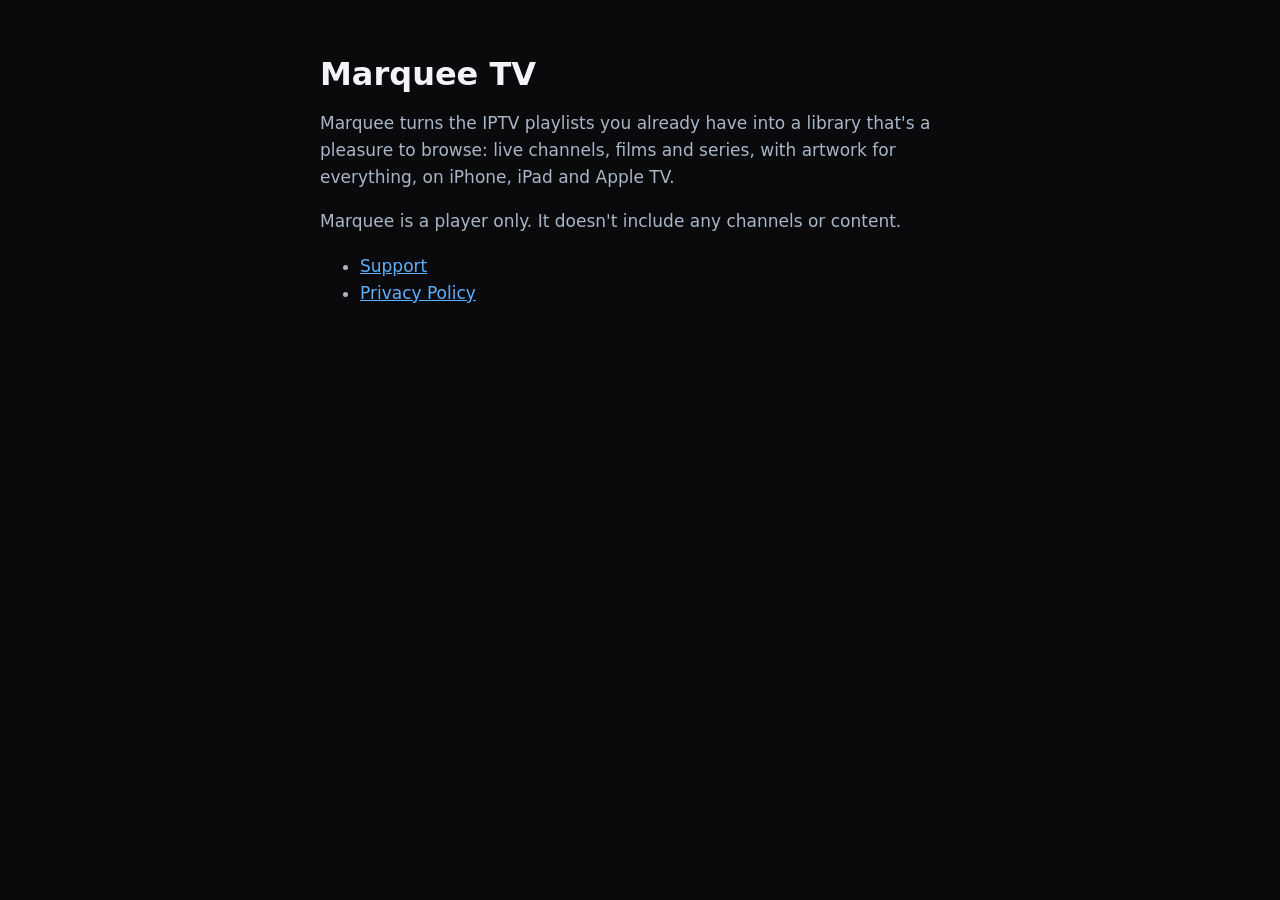
<file: index.html>
<!doctype html>
<html lang="en-GB">
<head>
<meta charset="utf-8">
<meta name="viewport" content="width=device-width, initial-scale=1">
<title>Marquee TV</title>
<meta name="description" content="Marquee turns your IPTV playlists into a beautiful library of live channels, films and series on iPhone, iPad and Apple TV.">
<link rel="stylesheet" href="style.css">
</head>
<body>
<main>
<h1>Marquee TV</h1>
<p>Marquee turns the IPTV playlists you already have into a library that's a pleasure to browse: live channels, films and series, with artwork for everything, on iPhone, iPad and Apple TV.</p>
<p>Marquee is a player only. It doesn't include any channels or content.</p>
<ul>
<li><a href="support.html">Support</a></li>
<li><a href="privacy.html">Privacy Policy</a></li>
</ul>
</main>
</body>
</html>
</file>
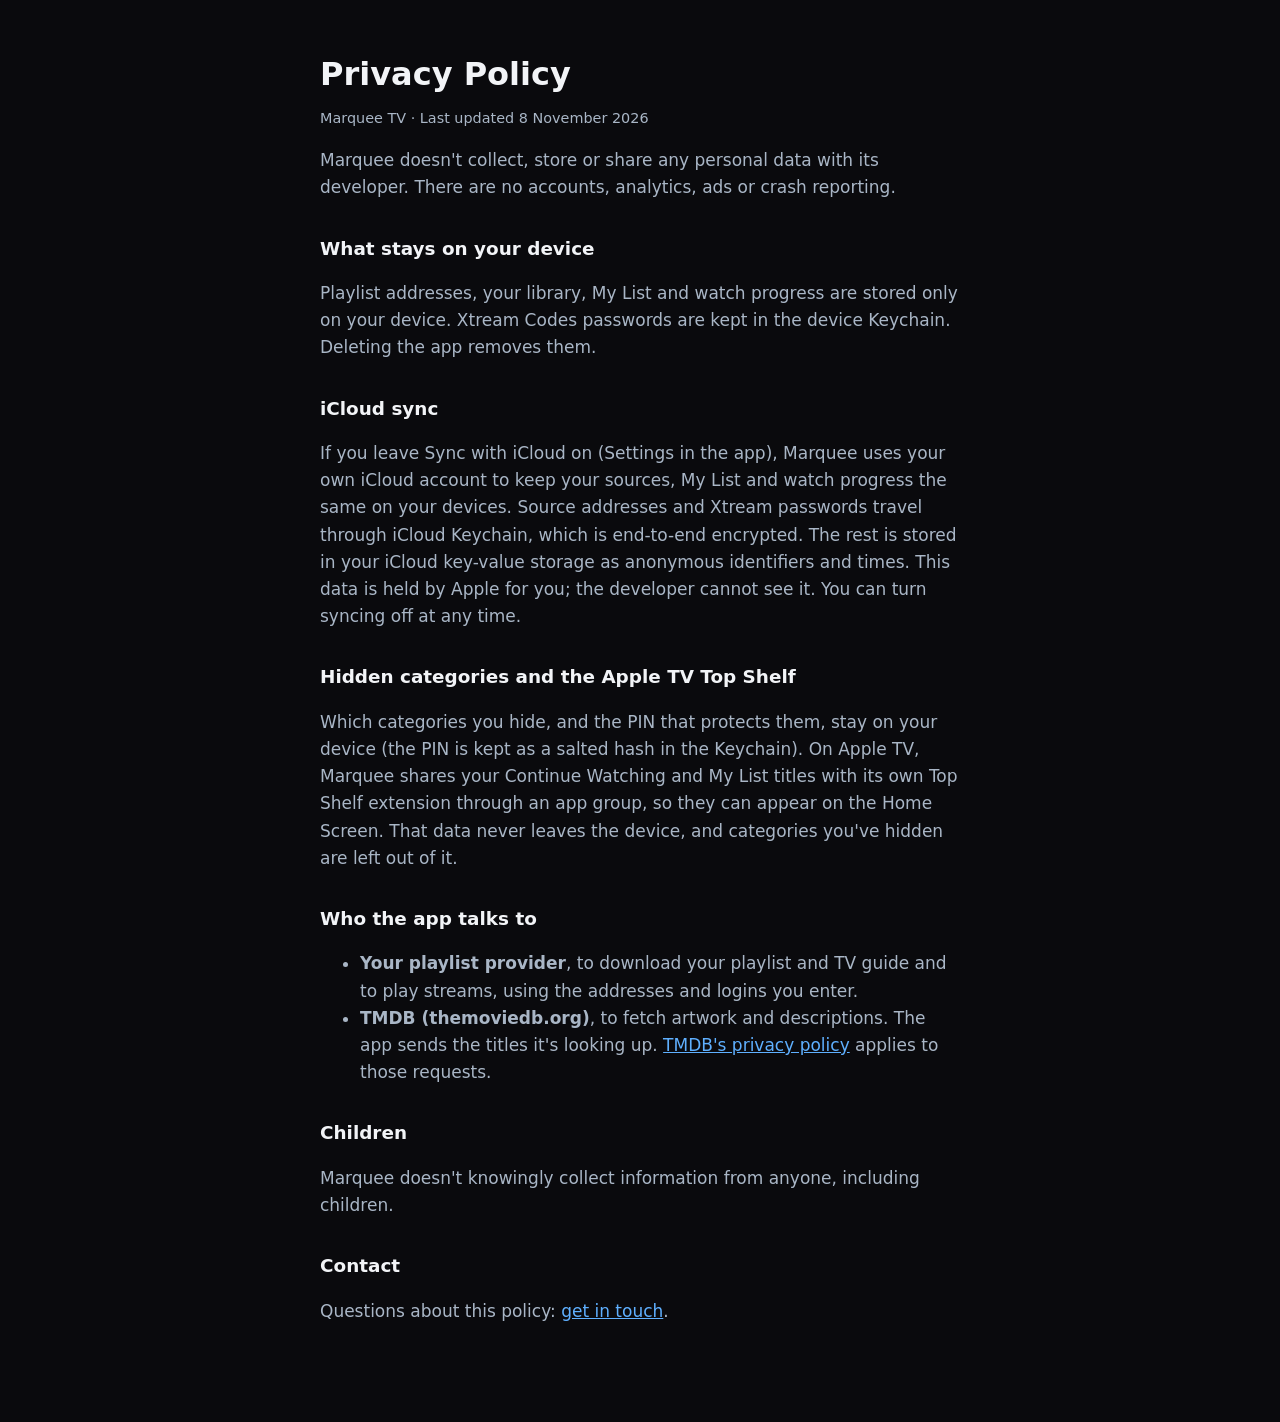
<file: privacy.html>
<!doctype html>
<html lang="en-GB">
<head>
<meta charset="utf-8">
<meta name="viewport" content="width=device-width, initial-scale=1">
<title>Marquee Privacy Policy</title>
<link rel="stylesheet" href="style.css">
</head>
<body>
<main>
<h1>Privacy Policy</h1>
<p class="updated">Marquee TV · Last updated 8 November 2026</p>

<p>Marquee doesn't collect, store or share any personal data with its developer. There are no accounts, analytics, ads or crash reporting.</p>

<h2>What stays on your device</h2>
<p>Playlist addresses, your library, My List and watch progress are stored only on your device. Xtream Codes passwords are kept in the device Keychain. Deleting the app removes them.</p>

<h2>iCloud sync</h2>
<p>If you leave Sync with iCloud on (Settings in the app), Marquee uses your own iCloud account to keep your sources, My List and watch progress the same on your devices. Source addresses and Xtream passwords travel through iCloud Keychain, which is end-to-end encrypted. The rest is stored in your iCloud key-value storage as anonymous identifiers and times. This data is held by Apple for you; the developer cannot see it. You can turn syncing off at any time.</p>

<h2>Hidden categories and the Apple TV Top Shelf</h2>
<p>Which categories you hide, and the PIN that protects them, stay on your device (the PIN is kept as a salted hash in the Keychain). On Apple TV, Marquee shares your Continue Watching and My List titles with its own Top Shelf extension through an app group, so they can appear on the Home Screen. That data never leaves the device, and categories you've hidden are left out of it.</p>

<h2>Who the app talks to</h2>
<ul>
<li><strong>Your playlist provider</strong>, to download your playlist and TV guide and to play streams, using the addresses and logins you enter.</li>
<li><strong>TMDB (themoviedb.org)</strong>, to fetch artwork and descriptions. The app sends the titles it's looking up. <a href="https://www.themoviedb.org/privacy-policy">TMDB's privacy policy</a> applies to those requests.</li>
</ul>

<h2>Children</h2>
<p>Marquee doesn't knowingly collect information from anyone, including children.</p>

<h2>Contact</h2>
<p>Questions about this policy: <a href="support.html">get in touch</a>.</p>
</main>
</body>
</html>
</file>
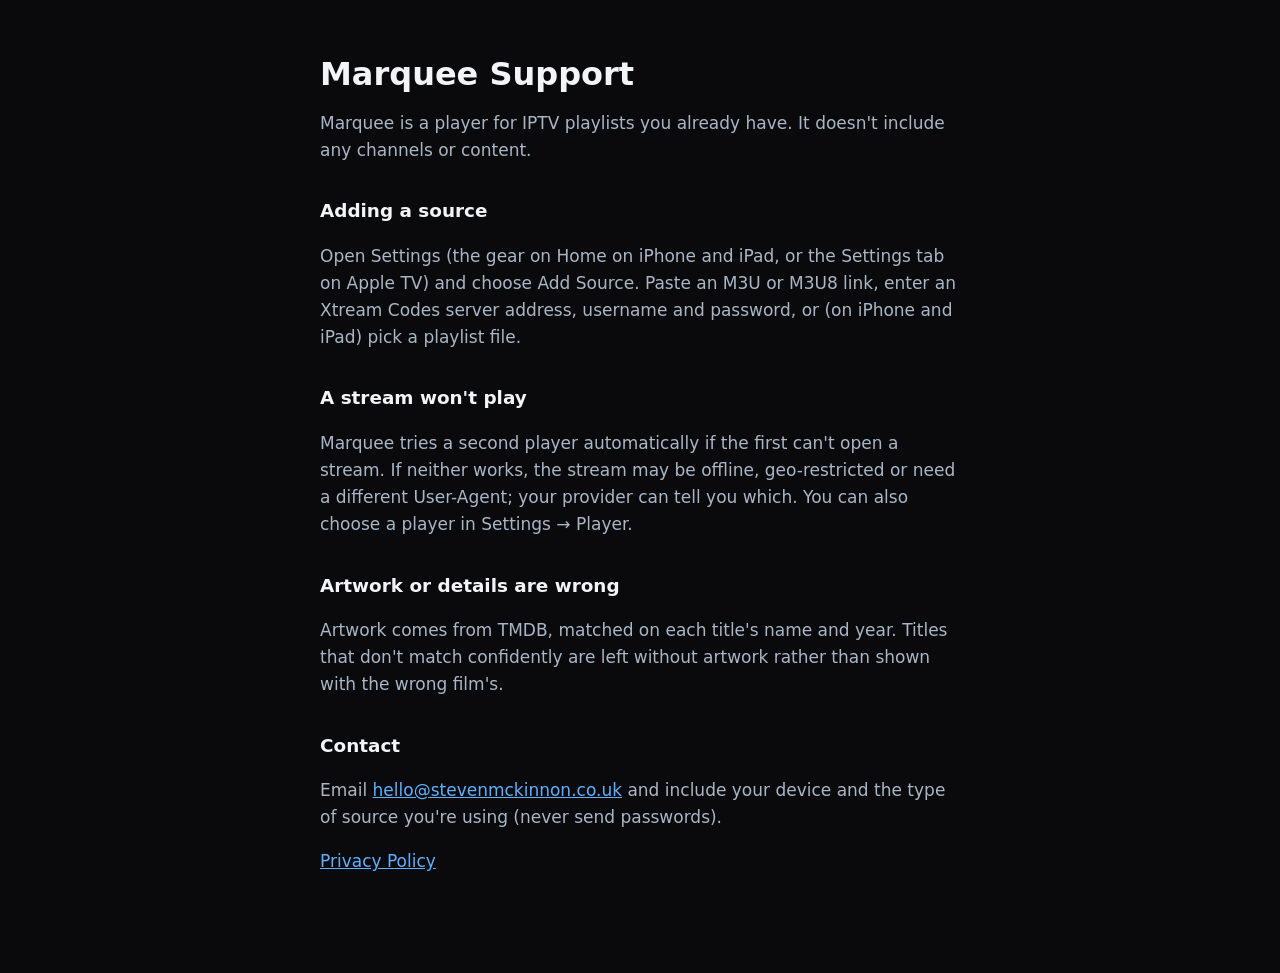
<file: support.html>
<!doctype html>
<html lang="en-GB">
<head>
<meta charset="utf-8">
<meta name="viewport" content="width=device-width, initial-scale=1">
<title>Marquee Support</title>
<link rel="stylesheet" href="style.css">
</head>
<body>
<main>
<h1>Marquee Support</h1>
<p>Marquee is a player for IPTV playlists you already have. It doesn't include any channels or content.</p>

<h2>Adding a source</h2>
<p>Open Settings (the gear on Home on iPhone and iPad, or the Settings tab on Apple TV) and choose Add Source. Paste an M3U or M3U8 link, enter an Xtream Codes server address, username and password, or (on iPhone and iPad) pick a playlist file.</p>

<h2>A stream won't play</h2>
<p>Marquee tries a second player automatically if the first can't open a stream. If neither works, the stream may be offline, geo-restricted or need a different User-Agent; your provider can tell you which. You can also choose a player in Settings → Player.</p>

<h2>Artwork or details are wrong</h2>
<p>Artwork comes from TMDB, matched on each title's name and year. Titles that don't match confidently are left without artwork rather than shown with the wrong film's.</p>

<h2>Contact</h2>
<p>Email <a href="mailto:hello@stevenmckinnon.co.uk">hello@stevenmckinnon.co.uk</a> and include your device and the type of source you're using (never send passwords).</p>

<p><a href="privacy.html">Privacy Policy</a></p>
</main>
</body>
</html>
</file>
<file: style.css>
:root { color-scheme: dark; --bg: #0a0a0d; --text: #f2f4f7; --muted: #a9b6c6; --accent: #5fb0ff; }
* { box-sizing: border-box; }
body { margin: 0; background: var(--bg); color: var(--text); font: 17px/1.6 -apple-system, BlinkMacSystemFont, "SF Pro Text", system-ui, sans-serif; }
main { max-width: 680px; margin: 0 auto; padding: 56px 20px 80px; }
h1 { font: 800 2rem/1.15 ui-rounded, -apple-system, system-ui, sans-serif; margin: 0 0 8px; }
h2 { font-size: 1.15rem; margin: 2rem 0 0.4rem; }
p, li { color: var(--muted); }
a { color: var(--accent); }
.updated { font-size: 0.9rem; }
</file>
